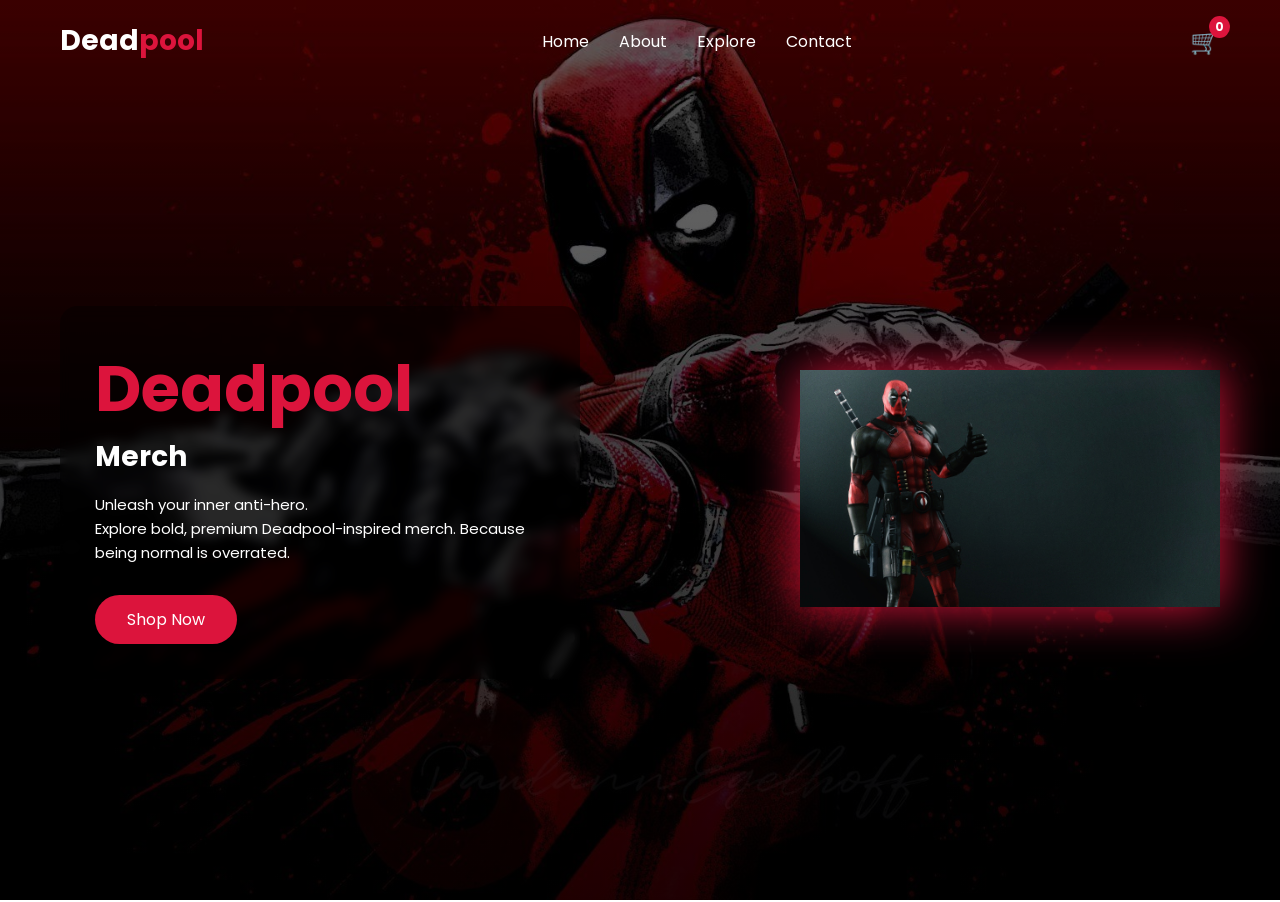
<file: DEADPOOL MERCH/index.html>
<!DOCTYPE html>
<html lang="en">

<head>
    <meta charset="UTF-8">
    <meta name="viewport" content="width=device-width, initial-scale=1.0">
    <title>Deadpool | Merch</title>
    <link rel="stylesheet" href="site.css">
</head>

<body>

    <header>
        <a href="index.html" class="logo">Dead<span>pool</span></a>
        <div class="menu" id="menu">&#9776;</div>
        <ul class="nav" id="nav">
            <li><a href="index.html" class="active">Home</a></li>
            <li><a href="about.html">About</a></li>
            <li><a href="explore.html">Explore</a></li>
            <li><a href="contact.html">Contact</a></li>
        </ul>
        <a href="cart.html" class="cart-icon">
            🛒 <span class="cart-count" id="cartCount">0</span>
        </a>
    </header>

    <section class="hero">
        <div class="content">
            <h2>Deadpool</h2>
            <h3>Merch</h3>
            <p>
                Unleash your inner anti-hero.<br>
                Explore bold, premium Deadpool-inspired merch.
                Because being normal is overrated.
            </p>
            <a href="explore.html" class="btn">Shop Now</a>
        </div>

        <div class="image">
            <img src="deadpool-img.jpg" alt="Deadpool">
        </div>
    </section>

    <script src="site.js"></script>
</body>

</html>
</file>
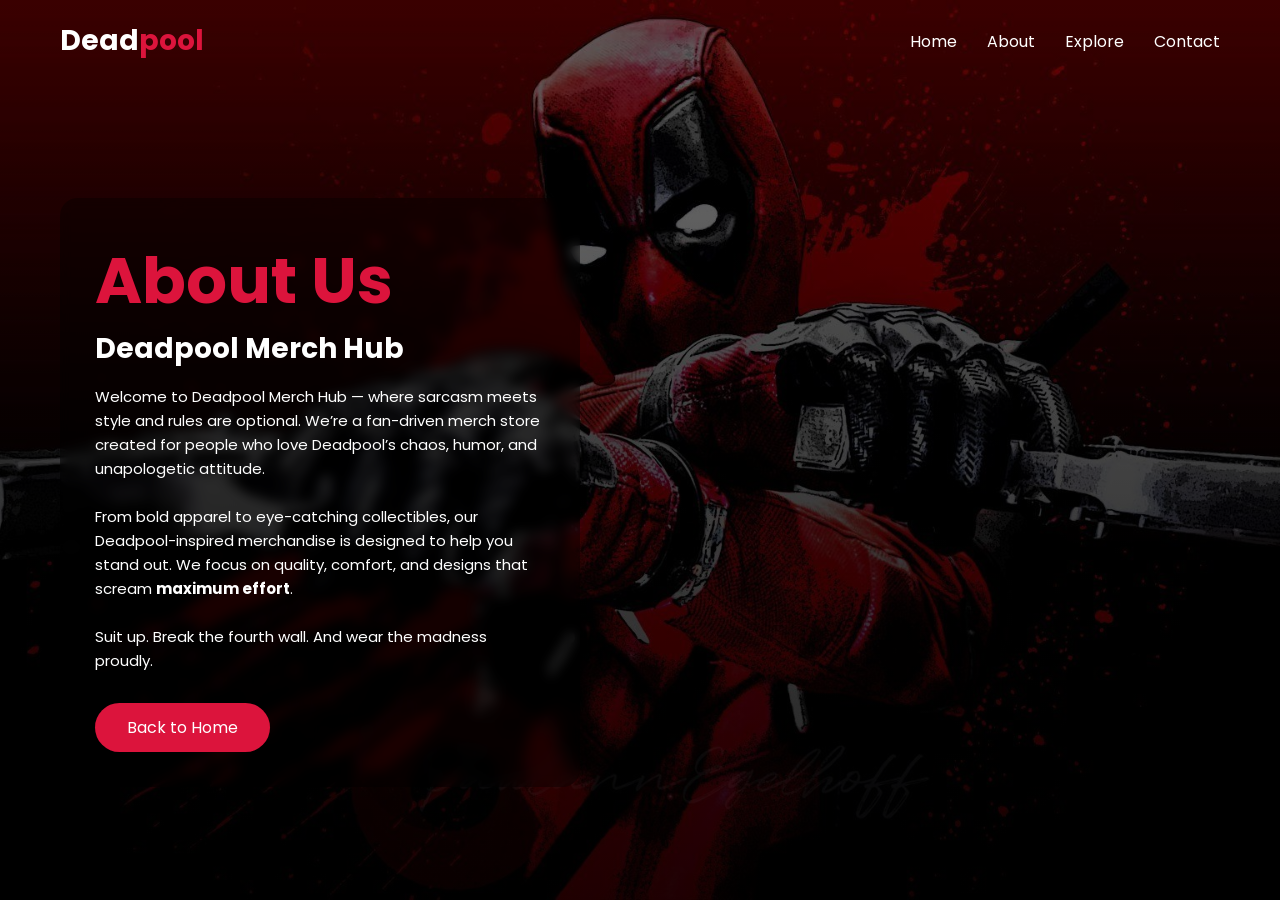
<file: DEADPOOL MERCH/about.html>
<!DOCTYPE html>
<html lang="en">
<head>
    <meta charset="UTF-8">
    <meta name="viewport" content="width=device-width, initial-scale=1.0">
    <title>About | Deadpool Merch</title>
    <link rel="stylesheet" href="site.css">
</head>
<body>

<header>
    <a href="index.html" class="logo">Dead<span>pool</span></a>
    <div class="menu" id="menu">&#9776;</div>
    <ul class="nav" id="nav">
        <li><a href="index.html">Home</a></li>
        <li><a href="about.html" class="active">About</a></li>
        <li><a href="explore.html" class="active">Explore</a></li>
        <li><a href="contact.html" class="active">Contact</a></li>
    </ul>
</header>

<section class="hero">
    <div class="content">
        <h2>About Us</h2>
        <h3>Deadpool Merch Hub</h3>
        <p>
            Welcome to Deadpool Merch Hub — where sarcasm meets style and rules are optional.
            We’re a fan-driven merch store created for people who love Deadpool’s chaos,
            humor, and unapologetic attitude.
            <br><br>
            From bold apparel to eye-catching collectibles, our Deadpool-inspired
            merchandise is designed to help you stand out. We focus on quality,
            comfort, and designs that scream <b>maximum effort</b>.
            <br><br>
            Suit up. Break the fourth wall. And wear the madness proudly.
        </p>

        <a href="index.html" class="btn">Back to Home</a>
    </div>
</section>

<script src="site.js"></script>
</body>
</html>
</file>
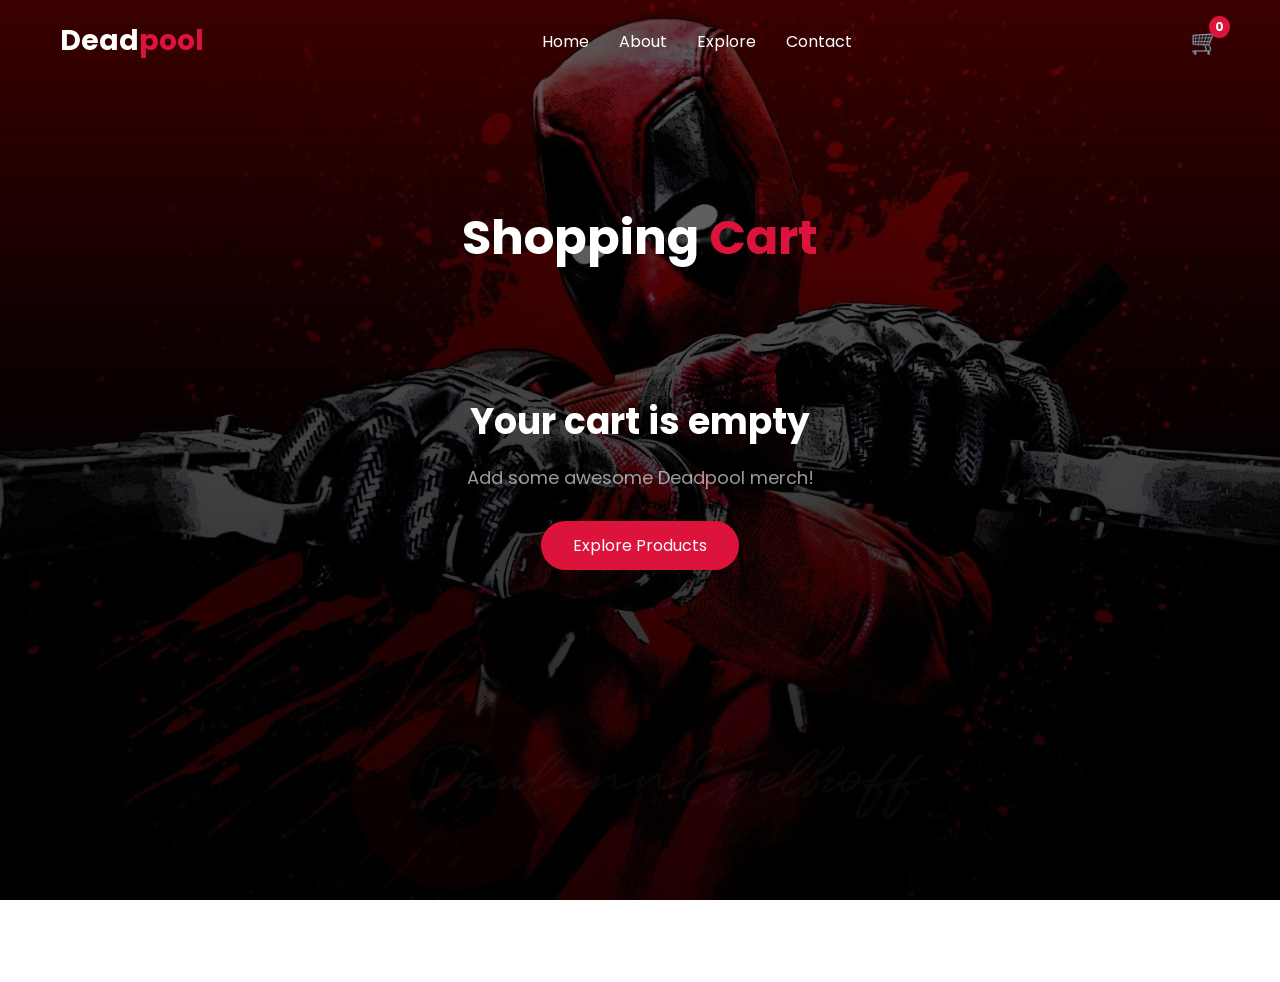
<file: DEADPOOL MERCH/cart.html>
<!DOCTYPE html>
<html lang="en">

<head>
    <meta charset="UTF-8">
    <meta name="viewport" content="width=device-width, initial-scale=1.0">
    <title>Shopping Cart | Deadpool</title>
    <link rel="stylesheet" href="site.css">
</head>

<body>

    <header>
        <a href="index.html" class="logo">Dead<span>pool</span></a>
        <div class="menu" id="menu">&#9776;</div>
        <ul class="nav" id="nav">
            <li><a href="index.html">Home</a></li>
            <li><a href="about.html">About</a></li>
            <li><a href="explore.html">Explore</a></li>
            <li><a href="contact.html">Contact</a></li>
        </ul>
        <a href="cart.html" class="cart-icon">
            🛒 <span class="cart-count" id="cartCount">0</span>
        </a>
    </header>

    <section class="cart-section">
        <div class="cart-container">
            <h1>Shopping <span>Cart</span></h1>

            <div class="cart-content" id="cartContent">
                <!-- Cart items will be inserted here -->
            </div>

            <div class="cart-summary" id="cartSummary">
                <!-- Summary will be inserted here -->
            </div>
        </div>
    </section>

    <script src="site.js"></script>
    <script>
        // Load and display cart
        function displayCart() {
            const cart = JSON.parse(localStorage.getItem('deadpoolCart')) || [];
            const cartContent = document.getElementById('cartContent');
            const cartSummary = document.getElementById('cartSummary');

            if (cart.length === 0) {
                cartContent.innerHTML = `
            <div class="empty-cart">
                <h2>Your cart is empty</h2>
                <p>Add some awesome Deadpool merch!</p>
                <a href="explore.html" class="btn">Explore Products</a>
            </div>
        `;
                cartSummary.innerHTML = '';
                return;
            }

            // Display cart items
            let cartHTML = '<div class="cart-items">';
            cart.forEach((item, index) => {
                cartHTML += `
            <div class="cart-item">
                <img src="${item.image}" alt="${item.name}">
                <div class="item-details">
                    <h3>${item.name}</h3>
                    <p class="item-price">$${item.price.toFixed(2)}</p>
                </div>
                <div class="item-quantity">
                    <button onclick="updateQuantity(${index}, -1)" class="qty-btn">-</button>
                    <span class="qty">${item.quantity}</span>
                    <button onclick="updateQuantity(${index}, 1)" class="qty-btn">+</button>
                </div>
                <div class="item-total">$${(item.price * item.quantity).toFixed(2)}</div>
                <button onclick="removeItem(${index})" class="remove-btn">✕</button>
            </div>
        `;
            });
            cartHTML += '</div>';
            cartContent.innerHTML = cartHTML;

            // Calculate totals
            const subtotal = cart.reduce((sum, item) => sum + (item.price * item.quantity), 0);
            const tax = subtotal * 0.1; // 10% tax
            const total = subtotal + tax;

            // Display summary
            cartSummary.innerHTML = `
        <div class="summary-card">
            <h2>Order Summary</h2>
            <div class="summary-line">
                <span>Subtotal:</span>
                <span>$${subtotal.toFixed(2)}</span>
            </div>
            <div class="summary-line">
                <span>Tax (10%):</span>
                <span>$${tax.toFixed(2)}</span>
            </div>
            <div class="summary-line total">
                <span>Total:</span>
                <span>$${total.toFixed(2)}</span>
            </div>
            <button class="btn checkout-btn" onclick="checkout()">Proceed to Checkout</button>
            <a href="explore.html" class="btn btn-outline">Continue Shopping</a>
        </div>
    `;
        }

        function updateQuantity(index, change) {
            let cart = JSON.parse(localStorage.getItem('deadpoolCart')) || [];
            cart[index].quantity += change;

            if (cart[index].quantity <= 0) {
                cart.splice(index, 1);
            }

            localStorage.setItem('deadpoolCart', JSON.stringify(cart));
            displayCart();
            updateCartCount();
        }

        function removeItem(index) {
            let cart = JSON.parse(localStorage.getItem('deadpoolCart')) || [];
            cart.splice(index, 1);
            localStorage.setItem('deadpoolCart', JSON.stringify(cart));
            displayCart();
            updateCartCount();
        }

        function checkout() {
            alert('Checkout functionality coming soon! Maximum effort! 💀');
        }

        // Display cart on page load
        displayCart();
    </script>
</body>

</html>
</file>
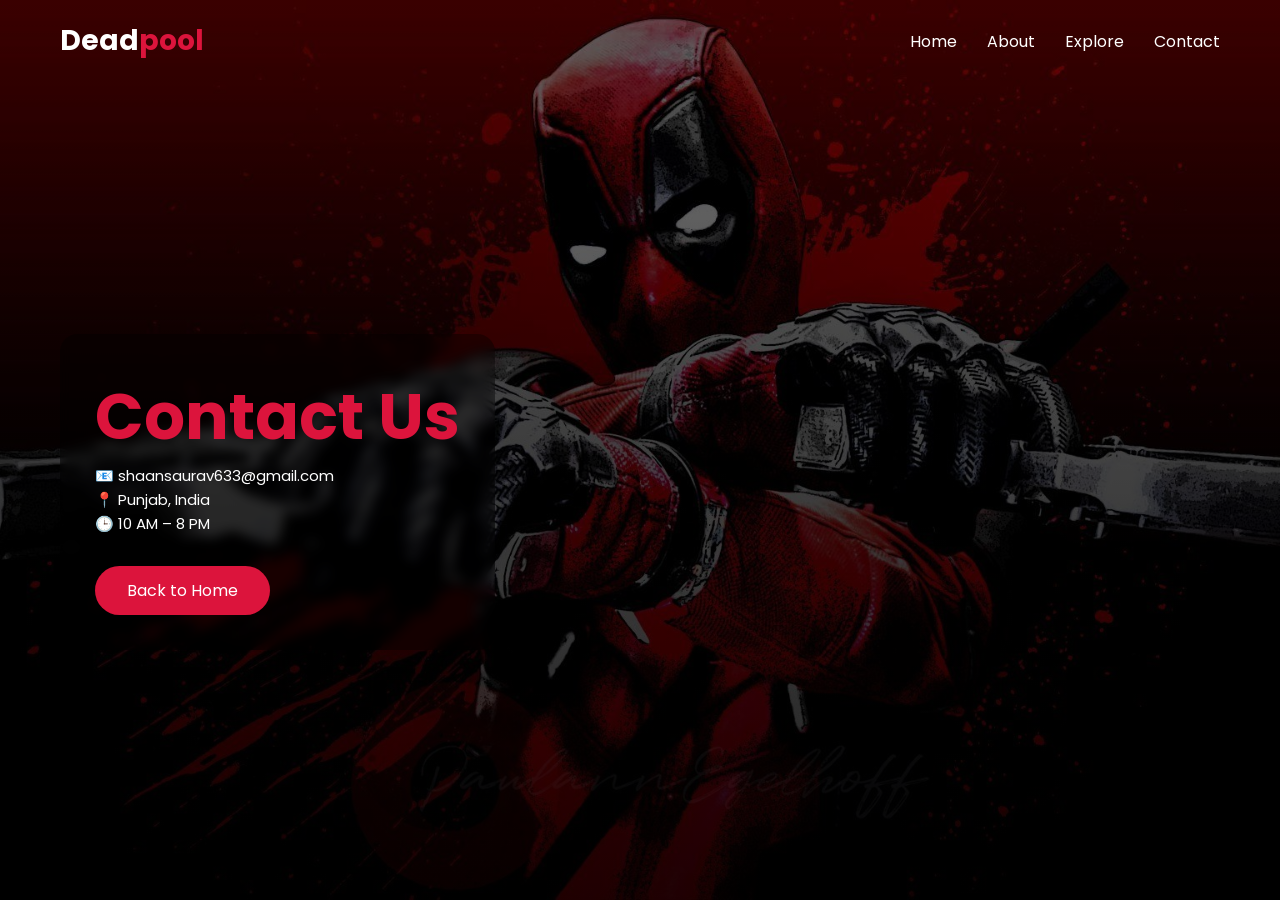
<file: DEADPOOL MERCH/contact.html>
<!DOCTYPE html>
<html lang="en">
<head>
    <meta charset="UTF-8">
    <meta name="viewport" content="width=device-width, initial-scale=1.0">
    <title>Contact | Deadpool Merch</title>
    <link rel="stylesheet" href="site.css">
</head>
<body>

<header>
    <a href="index.html" class="logo">Dead<span>pool</span></a>
    <div class="menu" id="menu">&#9776;</div>
    <ul class="nav" id="nav">
        <li><a href="index.html">Home</a></li>
        <li><a href="about.html">About</a></li>
        <li><a href="explore.html">Explore</a></li>
        <li><a href="contact.html" class="active">Contact</a></li>
    </ul>
</header>

<section class="hero">
    <div class="content">
        <h2>Contact Us</h2>
        <p>
            📧 shaansaurav633@gmail.com<br>
            📍 Punjab, India<br>
            🕒 10 AM – 8 PM
        </p>
        <a href="index.html" class="btn">Back to Home</a>
    </div>
</section>

<script src="site.js"></script>
</body>
</html>
</file>
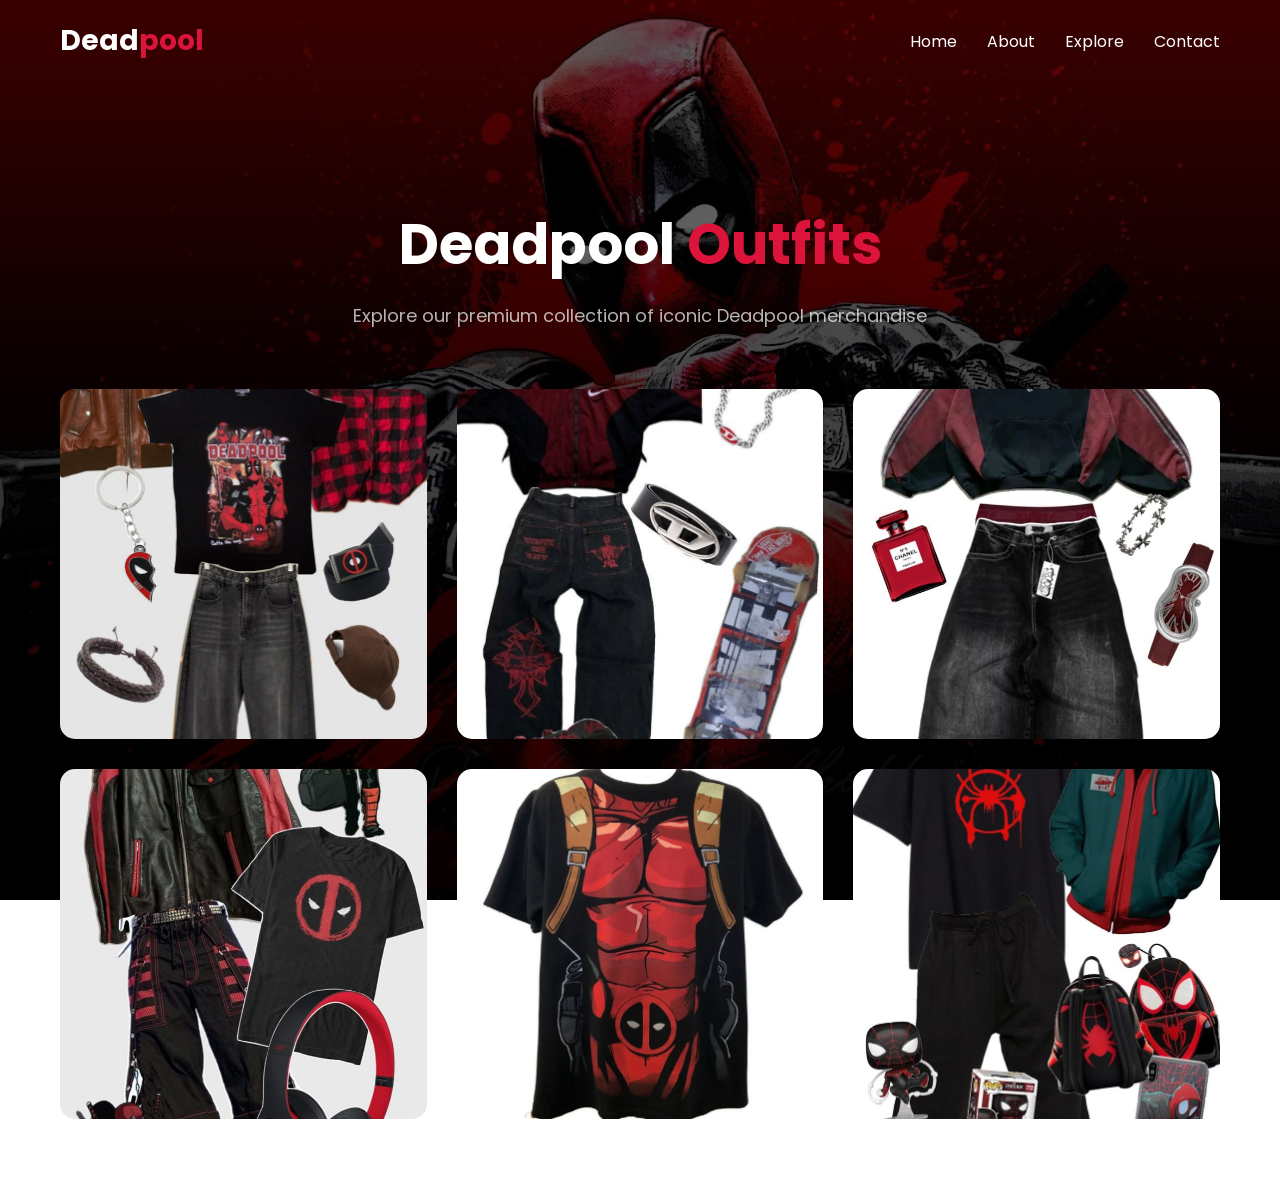
<file: DEADPOOL MERCH/explore.html>
<!DOCTYPE html>
<html lang="en">

<head>
    <meta charset="UTF-8">
    <meta name="viewport" content="width=device-width, initial-scale=1.0">
    <title>Explore Outfits | Deadpool</title>
    <link rel="stylesheet" href="site.css">
</head>

<body>

    <header>
        <a href="index.html" class="logo">Dead<span>pool</span></a>
        <div class="menu" id="menu">&#9776;</div>
        <ul class="nav" id="nav">
            <li><a href="index.html">Home</a></li>
            <li><a href="about.html">About</a></li>
            <li><a href="explore.html" class="active">Explore</a></li>
            <li><a href="contact.html">Contact</a></li>
        </ul>
    </header>

    <section class="explore-section">
        <div class="explore-header">
            <h1>Deadpool <span>Outfits</span></h1>
            <p>Explore our premium collection of iconic Deadpool merchandise</p>
        </div>

        <div class="gallery">
            <div class="gallery-item">
                <div class="gallery-card">
                    <img src="outfit1.jpg" alt="Deadpool Outfit 1">
                    <div class="overlay">
                        <h3>Classic Red</h3>
                        <p>The iconic Deadpool suit</p>
                        <div class="price">$89.99</div>
                        <a href="outfit1-detail.html" class="btn-small">View Details</a>
                    </div>
                </div>
            </div>

            <div class="gallery-item">
                <div class="gallery-card">
                    <img src="outfit2.jpg" alt="Deadpool Outfit 2">
                    <div class="overlay">
                        <h3>Mercenary Style</h3>
                        <p>Ready for action</p>
                        <div class="price">$79.99</div>
                        <a href="outfit2-detail.html" class="btn-small">View Details</a>
                    </div>
                </div>
            </div>

            <div class="gallery-item">
                <div class="gallery-card">
                    <img src="outfit3.jpg" alt="Deadpool Outfit 3">
                    <div class="overlay">
                        <h3>Tactical Gear</h3>
                        <p>Combat ready</p>
                        <div class="price">$94.99</div>
                        <a href="outfit3-detail.html" class="btn-small">View Details</a>
                    </div>
                </div>
            </div>

            <div class="gallery-item">
                <div class="gallery-card">
                    <img src="outfit4.jpg" alt="Deadpool Outfit 4">
                    <div class="overlay">
                        <h3>Premium Edition</h3>
                        <p>Exclusive design</p>
                        <div class="price">$119.99</div>
                        <a href="outfit4-detail.html" class="btn-small">View Details</a>
                    </div>
                </div>
            </div>

            <div class="gallery-item">
                <div class="gallery-card">
                    <img src="outfit5.jpg" alt="Deadpool Outfit 5">
                    <div class="overlay">
                        <h3>Urban Collection</h3>
                        <p>Street-ready style</p>
                        <div class="price">$74.99</div>
                        <a href="outfit5-detail.html" class="btn-small">View Details</a>
                    </div>
                </div>
            </div>

            <div class="gallery-item">
                <div class="gallery-card">
                    <img src="outfit6.jpg" alt="Deadpool Outfit 6">
                    <div class="overlay">
                        <h3>Limited Series</h3>
                        <p>Collector's edition</p>
                        <div class="price">$129.99</div>
                        <a href="outfit6-detail.html" class="btn-small">View Details</a>
                    </div>
                </div>
            </div>
        </div>
    </section>

    <script src="site.js"></script>
</body>

</html>
</file>
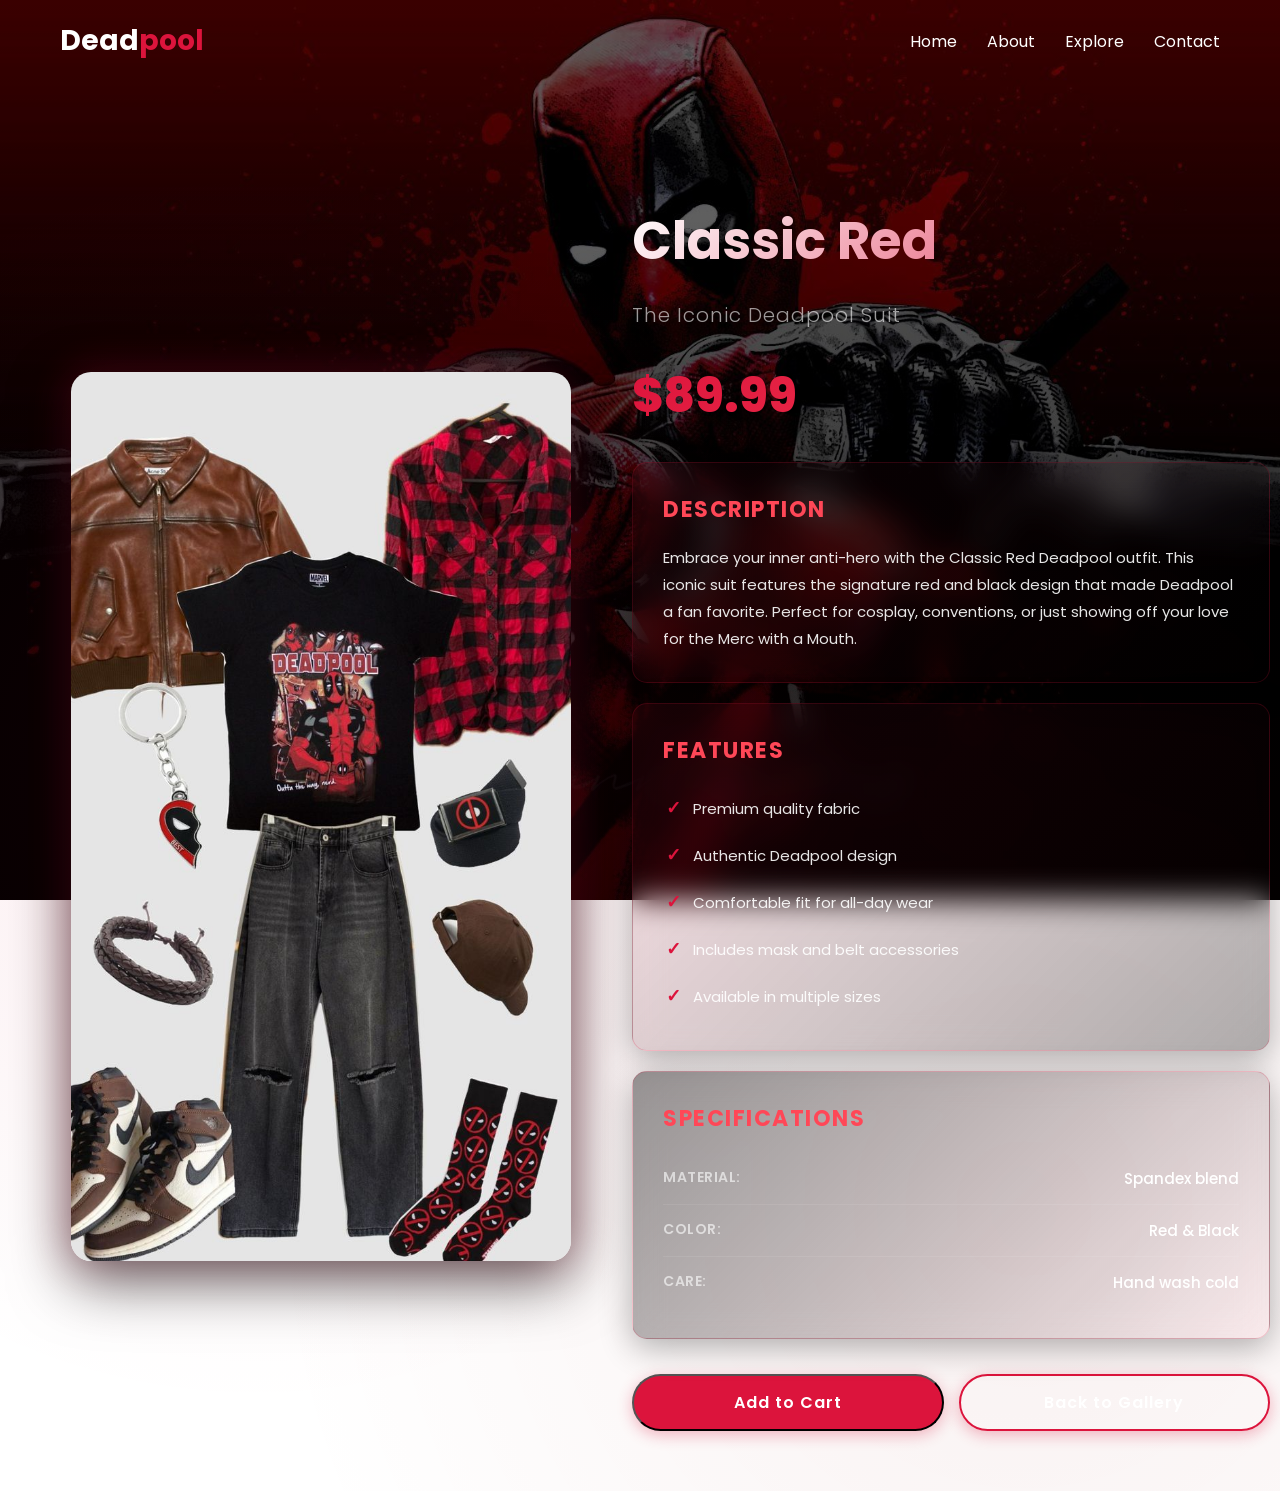
<file: DEADPOOL MERCH/outfit1-detail.html>
<!DOCTYPE html>
<html lang="en">

<head>
    <meta charset="UTF-8">
    <meta name="viewport" content="width=device-width, initial-scale=1.0">
    <title>Classic Red - Deadpool Outfit</title>
    <link rel="stylesheet" href="site.css">
</head>

<body>

    <header>
        <a href="index.html" class="logo">Dead<span>pool</span></a>
        <div class="menu" id="menu">&#9776;</div>
        <ul class="nav" id="nav">
            <li><a href="index.html">Home</a></li>
            <li><a href="about.html">About</a></li>
            <li><a href="explore.html">Explore</a></li>
            <li><a href="contact.html">Contact</a></li>
        </ul>
    </header>

    <section class="detail-section">
        <div class="detail-container">
            <div class="detail-image">
                <img src="outfit1.jpg" alt="Classic Red Deadpool Outfit">
            </div>

            <div class="detail-info">
                <h1>Classic Red</h1>
                <p class="detail-subtitle">The Iconic Deadpool Suit</p>
                <div class="detail-price">$89.99</div>

                <div class="detail-description">
                    <h3>Description</h3>
                    <p>Embrace your inner anti-hero with the Classic Red Deadpool outfit. This iconic suit features the
                        signature red and black design that made Deadpool a fan favorite. Perfect for cosplay,
                        conventions, or just showing off your love for the Merc with a Mouth.</p>
                </div>

                <div class="detail-features">
                    <h3>Features</h3>
                    <ul>
                        <li>Premium quality fabric</li>
                        <li>Authentic Deadpool design</li>
                        <li>Comfortable fit for all-day wear</li>
                        <li>Includes mask and belt accessories</li>
                        <li>Available in multiple sizes</li>
                    </ul>
                </div>

                <div class="detail-specs">
                    <h3>Specifications</h3>
                    <div class="spec-item">
                        <span class="spec-label">Material:</span>
                        <span class="spec-value">Spandex blend</span>
                    </div>
                    <div class="spec-item">
                        <span class="spec-label">Color:</span>
                        <span class="spec-value">Red & Black</span>
                    </div>
                    <div class="spec-item">
                        <span class="spec-label">Care:</span>
                        <span class="spec-value">Hand wash cold</span>
                    </div>
                </div>

                <div class="detail-actions">
                    <button class="btn add-to-cart-btn" data-id="1" data-name="Classic Red" data-price="89.99"
                        data-image="outfit1.jpg" onclick="addToCart(this)">Add to Cart</button>
                    <a href="explore.html" class="btn btn-outline">Back to Gallery</a>
                </div>
            </div>
        </div>
    </section>

    <script src="site.js"></script>
</body>

</html>
</file>
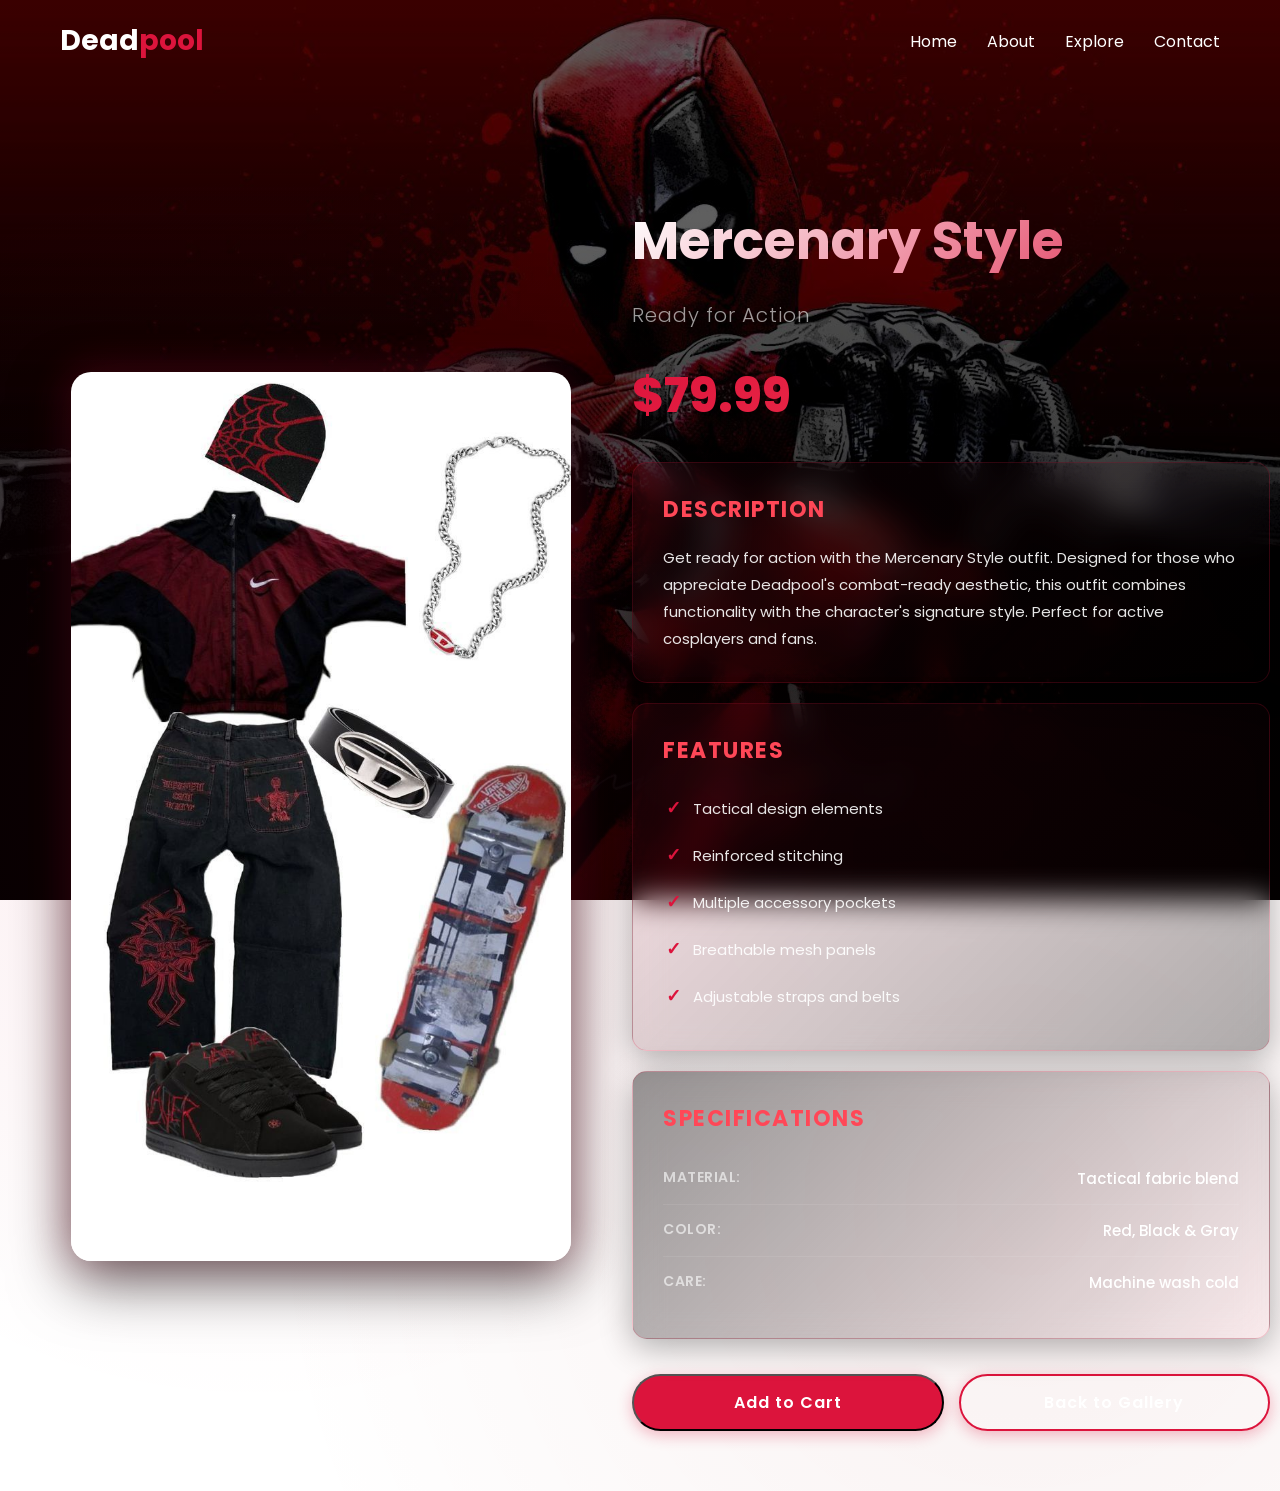
<file: DEADPOOL MERCH/outfit2-detail.html>
<!DOCTYPE html>
<html lang="en">

<head>
    <meta charset="UTF-8">
    <meta name="viewport" content="width=device-width, initial-scale=1.0">
    <title>Mercenary Style - Deadpool Outfit</title>
    <link rel="stylesheet" href="site.css">
</head>

<body>

    <header>
        <a href="index.html" class="logo">Dead<span>pool</span></a>
        <div class="menu" id="menu">&#9776;</div>
        <ul class="nav" id="nav">
            <li><a href="index.html">Home</a></li>
            <li><a href="about.html">About</a></li>
            <li><a href="explore.html">Explore</a></li>
            <li><a href="contact.html">Contact</a></li>
        </ul>
    </header>

    <section class="detail-section">
        <div class="detail-container">
            <div class="detail-image">
                <img src="outfit2.jpg" alt="Mercenary Style Deadpool Outfit">
            </div>

            <div class="detail-info">
                <h1>Mercenary Style</h1>
                <p class="detail-subtitle">Ready for Action</p>
                <div class="detail-price">$79.99</div>

                <div class="detail-description">
                    <h3>Description</h3>
                    <p>Get ready for action with the Mercenary Style outfit. Designed for those who appreciate
                        Deadpool's combat-ready aesthetic, this outfit combines functionality with the character's
                        signature style. Perfect for active cosplayers and fans.</p>
                </div>

                <div class="detail-features">
                    <h3>Features</h3>
                    <ul>
                        <li>Tactical design elements</li>
                        <li>Reinforced stitching</li>
                        <li>Multiple accessory pockets</li>
                        <li>Breathable mesh panels</li>
                        <li>Adjustable straps and belts</li>
                    </ul>
                </div>

                <div class="detail-specs">
                    <h3>Specifications</h3>
                    <div class="spec-item">
                        <span class="spec-label">Material:</span>
                        <span class="spec-value">Tactical fabric blend</span>
                    </div>
                    <div class="spec-item">
                        <span class="spec-label">Color:</span>
                        <span class="spec-value">Red, Black & Gray</span>
                    </div>
                    <div class="spec-item">
                        <span class="spec-label">Care:</span>
                        <span class="spec-value">Machine wash cold</span>
                    </div>
                </div>

                <div class="detail-actions">
                    <button class="btn add-to-cart-btn" data-id="2" data-name="Mercenary Style" data-price="79.99"
                        data-image="outfit2.jpg" onclick="addToCart(this)">Add to Cart</button>
                    <a href="explore.html" class="btn btn-outline">Back to Gallery</a>
                </div>
            </div>
        </div>
    </section>

    <script src="site.js"></script>
</body>

</html>
</file>
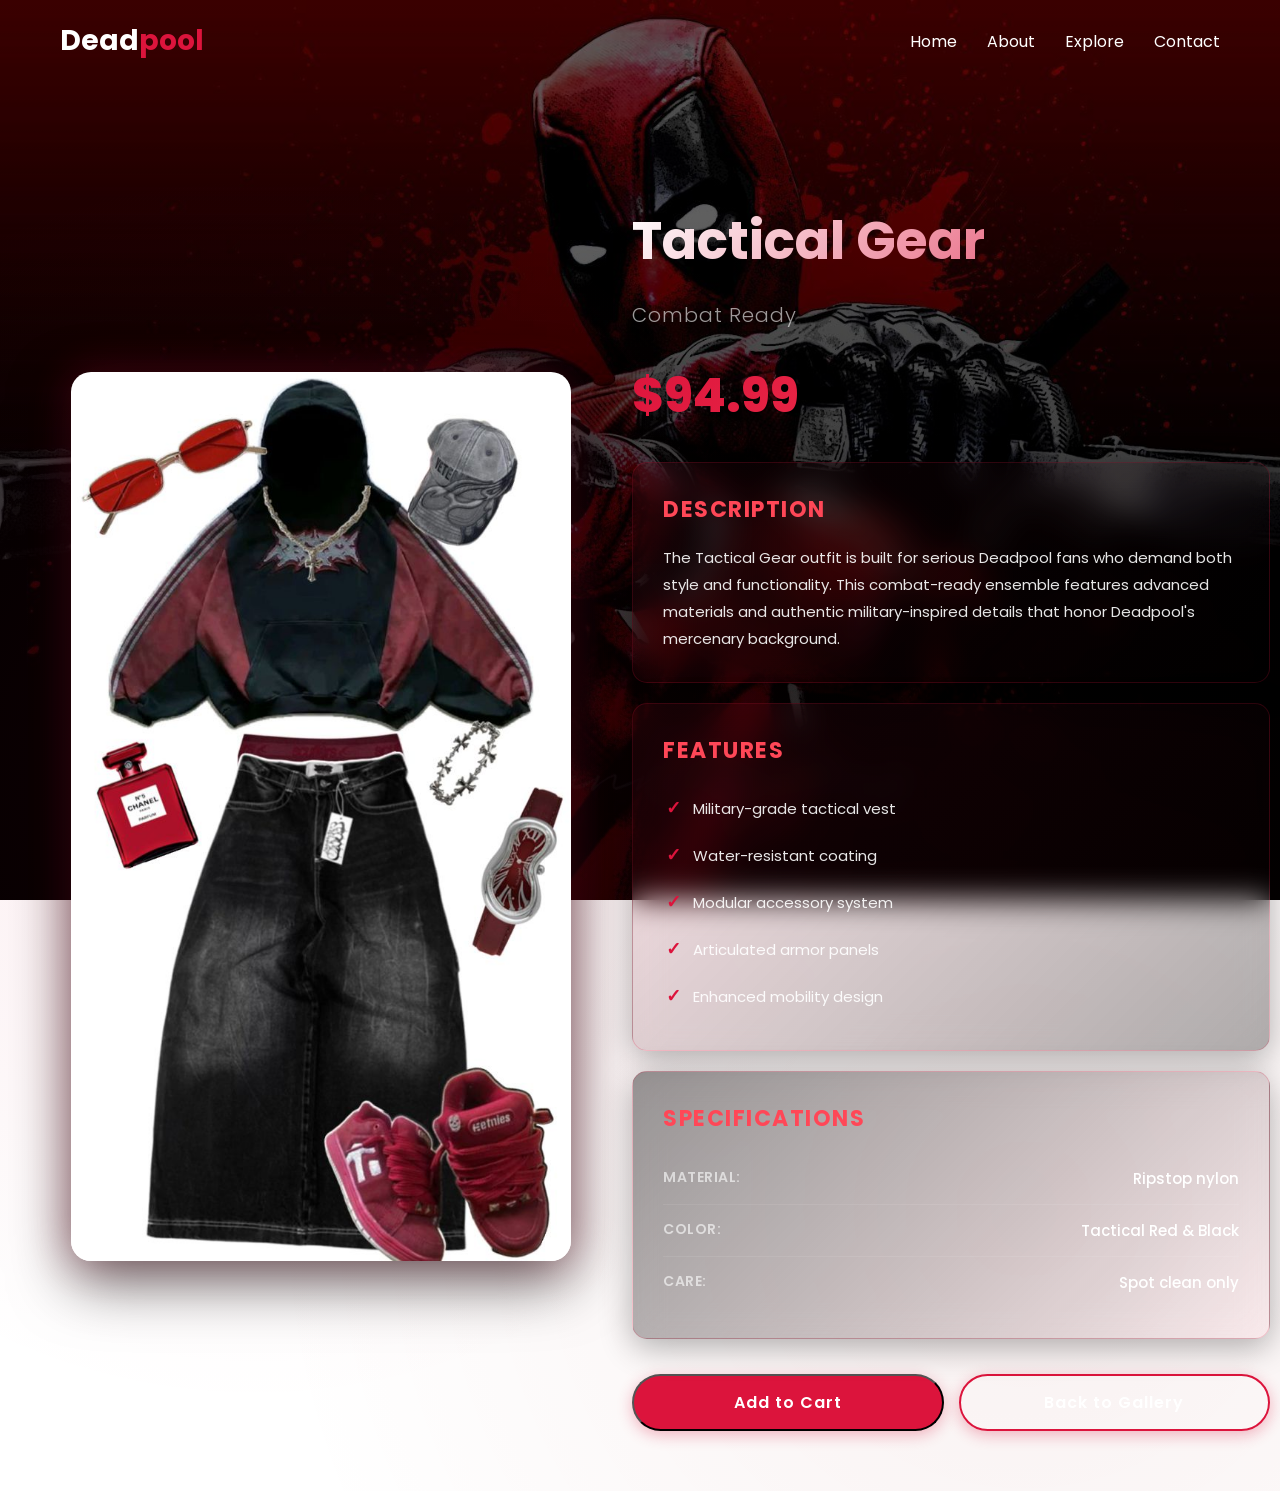
<file: DEADPOOL MERCH/outfit3-detail.html>
<!DOCTYPE html>
<html lang="en">

<head>
    <meta charset="UTF-8">
    <meta name="viewport" content="width=device-width, initial-scale=1.0">
    <title>Tactical Gear - Deadpool Outfit</title>
    <link rel="stylesheet" href="site.css">
</head>

<body>

    <header>
        <a href="index.html" class="logo">Dead<span>pool</span></a>
        <div class="menu" id="menu">&#9776;</div>
        <ul class="nav" id="nav">
            <li><a href="index.html">Home</a></li>
            <li><a href="about.html">About</a></li>
            <li><a href="explore.html">Explore</a></li>
            <li><a href="contact.html">Contact</a></li>
        </ul>
    </header>

    <section class="detail-section">
        <div class="detail-container">
            <div class="detail-image">
                <img src="outfit3.jpg" alt="Tactical Gear Deadpool Outfit">
            </div>

            <div class="detail-info">
                <h1>Tactical Gear</h1>
                <p class="detail-subtitle">Combat Ready</p>
                <div class="detail-price">$94.99</div>

                <div class="detail-description">
                    <h3>Description</h3>
                    <p>The Tactical Gear outfit is built for serious Deadpool fans who demand both style and
                        functionality. This combat-ready ensemble features advanced materials and authentic
                        military-inspired details that honor Deadpool's mercenary background.</p>
                </div>

                <div class="detail-features">
                    <h3>Features</h3>
                    <ul>
                        <li>Military-grade tactical vest</li>
                        <li>Water-resistant coating</li>
                        <li>Modular accessory system</li>
                        <li>Articulated armor panels</li>
                        <li>Enhanced mobility design</li>
                    </ul>
                </div>

                <div class="detail-specs">
                    <h3>Specifications</h3>
                    <div class="spec-item">
                        <span class="spec-label">Material:</span>
                        <span class="spec-value">Ripstop nylon</span>
                    </div>
                    <div class="spec-item">
                        <span class="spec-label">Color:</span>
                        <span class="spec-value">Tactical Red & Black</span>
                    </div>
                    <div class="spec-item">
                        <span class="spec-label">Care:</span>
                        <span class="spec-value">Spot clean only</span>
                    </div>
                </div>

                <div class="detail-actions">
                    <button class="btn add-to-cart-btn" data-id="3" data-name="Tactical Gear" data-price="94.99"
                        data-image="outfit3.jpg" onclick="addToCart(this)">Add to Cart</button>
                    <a href="explore.html" class="btn btn-outline">Back to Gallery</a>
                </div>
            </div>
        </div>
    </section>

    <script src="site.js"></script>
</body>

</html>
</file>
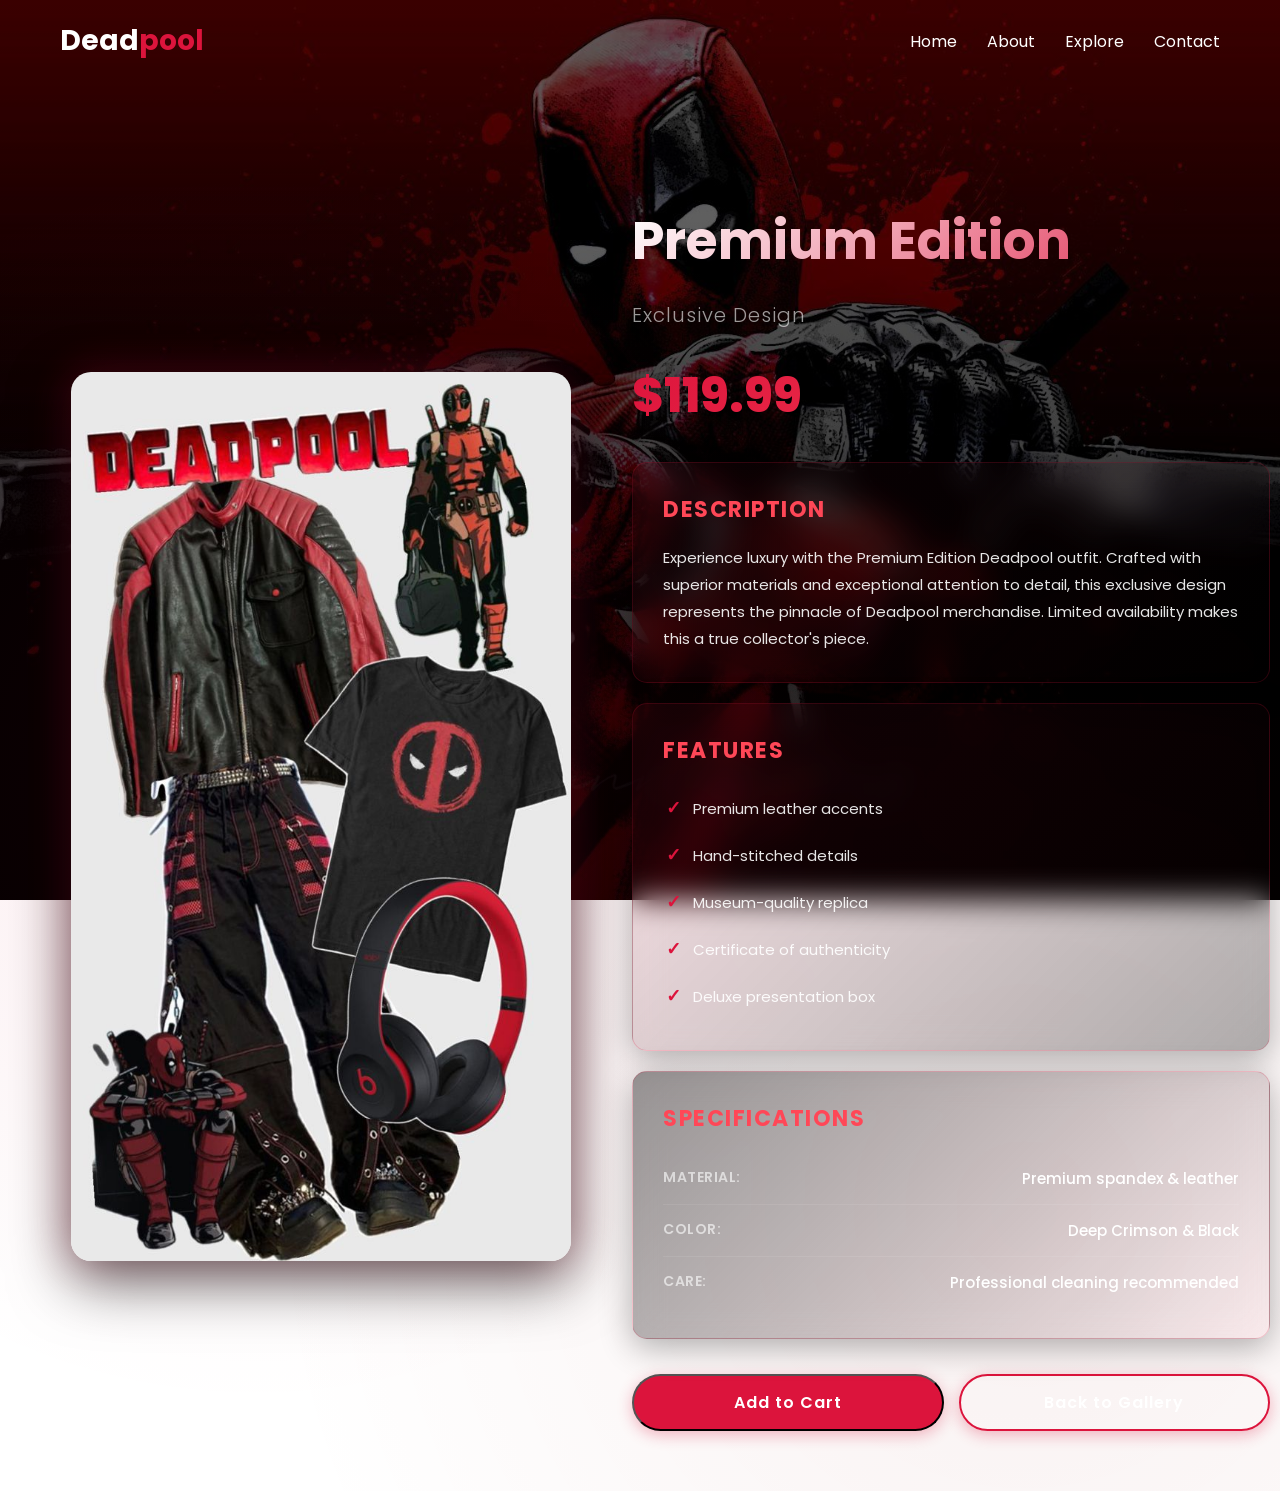
<file: DEADPOOL MERCH/outfit4-detail.html>
<!DOCTYPE html>
<html lang="en">

<head>
    <meta charset="UTF-8">
    <meta name="viewport" content="width=device-width, initial-scale=1.0">
    <title>Premium Edition - Deadpool Outfit</title>
    <link rel="stylesheet" href="site.css">
</head>

<body>

    <header>
        <a href="index.html" class="logo">Dead<span>pool</span></a>
        <div class="menu" id="menu">&#9776;</div>
        <ul class="nav" id="nav">
            <li><a href="index.html">Home</a></li>
            <li><a href="about.html">About</a></li>
            <li><a href="explore.html">Explore</a></li>
            <li><a href="contact.html">Contact</a></li>
        </ul>
    </header>

    <section class="detail-section">
        <div class="detail-container">
            <div class="detail-image">
                <img src="outfit4.jpg" alt="Premium Edition Deadpool Outfit">
            </div>

            <div class="detail-info">
                <h1>Premium Edition</h1>
                <p class="detail-subtitle">Exclusive Design</p>
                <div class="detail-price">$119.99</div>

                <div class="detail-description">
                    <h3>Description</h3>
                    <p>Experience luxury with the Premium Edition Deadpool outfit. Crafted with superior materials and
                        exceptional attention to detail, this exclusive design represents the pinnacle of Deadpool
                        merchandise. Limited availability makes this a true collector's piece.</p>
                </div>

                <div class="detail-features">
                    <h3>Features</h3>
                    <ul>
                        <li>Premium leather accents</li>
                        <li>Hand-stitched details</li>
                        <li>Museum-quality replica</li>
                        <li>Certificate of authenticity</li>
                        <li>Deluxe presentation box</li>
                    </ul>
                </div>

                <div class="detail-specs">
                    <h3>Specifications</h3>
                    <div class="spec-item">
                        <span class="spec-label">Material:</span>
                        <span class="spec-value">Premium spandex & leather</span>
                    </div>
                    <div class="spec-item">
                        <span class="spec-label">Color:</span>
                        <span class="spec-value">Deep Crimson & Black</span>
                    </div>
                    <div class="spec-item">
                        <span class="spec-label">Care:</span>
                        <span class="spec-value">Professional cleaning recommended</span>
                    </div>
                </div>

                <div class="detail-actions">
                    <button class="btn add-to-cart-btn" data-id="4" data-name="Premium Edition" data-price="119.99"
                        data-image="outfit4.jpg" onclick="addToCart(this)">Add to Cart</button>
                    <a href="explore.html" class="btn btn-outline">Back to Gallery</a>
                </div>
            </div>
        </div>
    </section>

    <script src="site.js"></script>
</body>

</html>
</file>
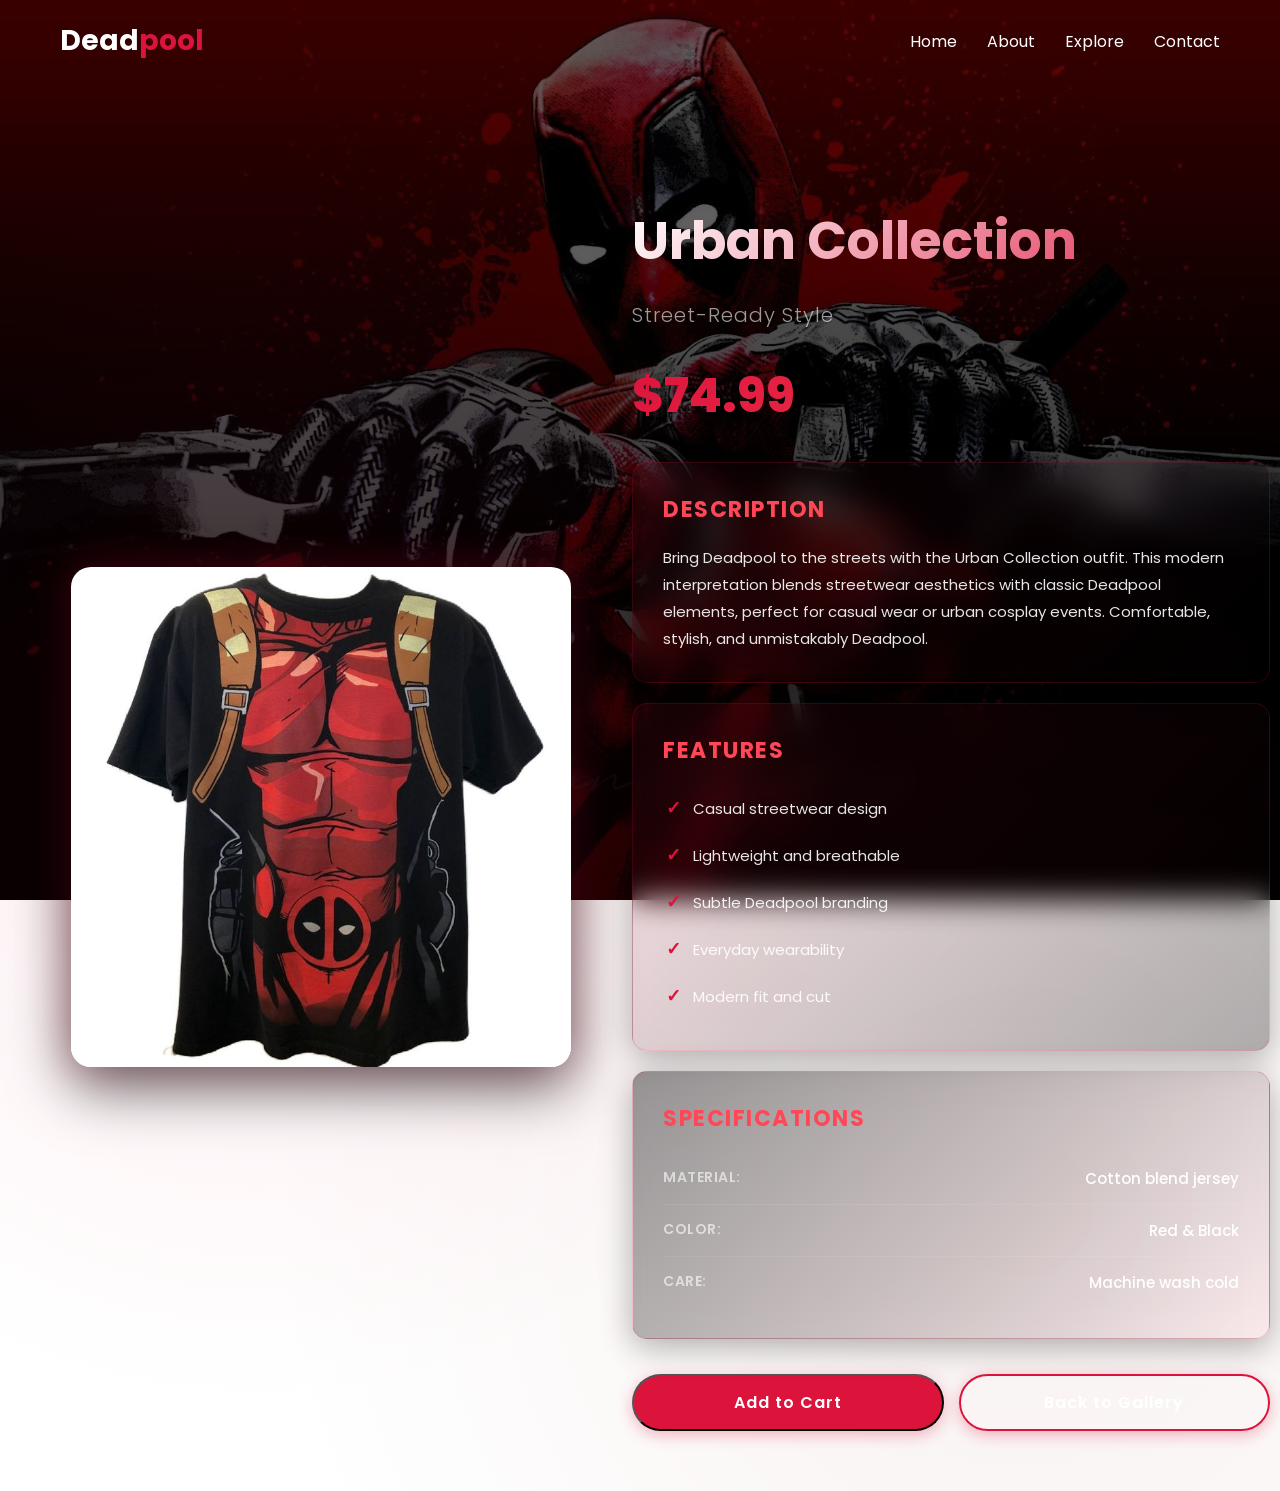
<file: DEADPOOL MERCH/outfit5-detail.html>
<!DOCTYPE html>
<html lang="en">

<head>
    <meta charset="UTF-8">
    <meta name="viewport" content="width=device-width, initial-scale=1.0">
    <title>Urban Collection - Deadpool Outfit</title>
    <link rel="stylesheet" href="site.css">
</head>

<body>

    <header>
        <a href="index.html" class="logo">Dead<span>pool</span></a>
        <div class="menu" id="menu">&#9776;</div>
        <ul class="nav" id="nav">
            <li><a href="index.html">Home</a></li>
            <li><a href="about.html">About</a></li>
            <li><a href="explore.html">Explore</a></li>
            <li><a href="contact.html">Contact</a></li>
        </ul>
    </header>

    <section class="detail-section">
        <div class="detail-container">
            <div class="detail-image">
                <img src="outfit5.jpg" alt="Urban Collection Deadpool Outfit">
            </div>

            <div class="detail-info">
                <h1>Urban Collection</h1>
                <p class="detail-subtitle">Street-Ready Style</p>
                <div class="detail-price">$74.99</div>

                <div class="detail-description">
                    <h3>Description</h3>
                    <p>Bring Deadpool to the streets with the Urban Collection outfit. This modern interpretation blends
                        streetwear aesthetics with classic Deadpool elements, perfect for casual wear or urban cosplay
                        events. Comfortable, stylish, and unmistakably Deadpool.</p>
                </div>

                <div class="detail-features">
                    <h3>Features</h3>
                    <ul>
                        <li>Casual streetwear design</li>
                        <li>Lightweight and breathable</li>
                        <li>Subtle Deadpool branding</li>
                        <li>Everyday wearability</li>
                        <li>Modern fit and cut</li>
                    </ul>
                </div>

                <div class="detail-specs">
                    <h3>Specifications</h3>
                    <div class="spec-item">
                        <span class="spec-label">Material:</span>
                        <span class="spec-value">Cotton blend jersey</span>
                    </div>
                    <div class="spec-item">
                        <span class="spec-label">Color:</span>
                        <span class="spec-value">Red & Black</span>
                    </div>
                    <div class="spec-item">
                        <span class="spec-label">Care:</span>
                        <span class="spec-value">Machine wash cold</span>
                    </div>
                </div>

                <div class="detail-actions">
                    <button class="btn add-to-cart-btn" data-id="5" data-name="Urban Collection" data-price="74.99"
                        data-image="outfit5.jpg" onclick="addToCart(this)">Add to Cart</button>
                    <a href="explore.html" class="btn btn-outline">Back to Gallery</a>
                </div>
            </div>
        </div>
    </section>

    <script src="site.js"></script>
</body>

</html>
</file>
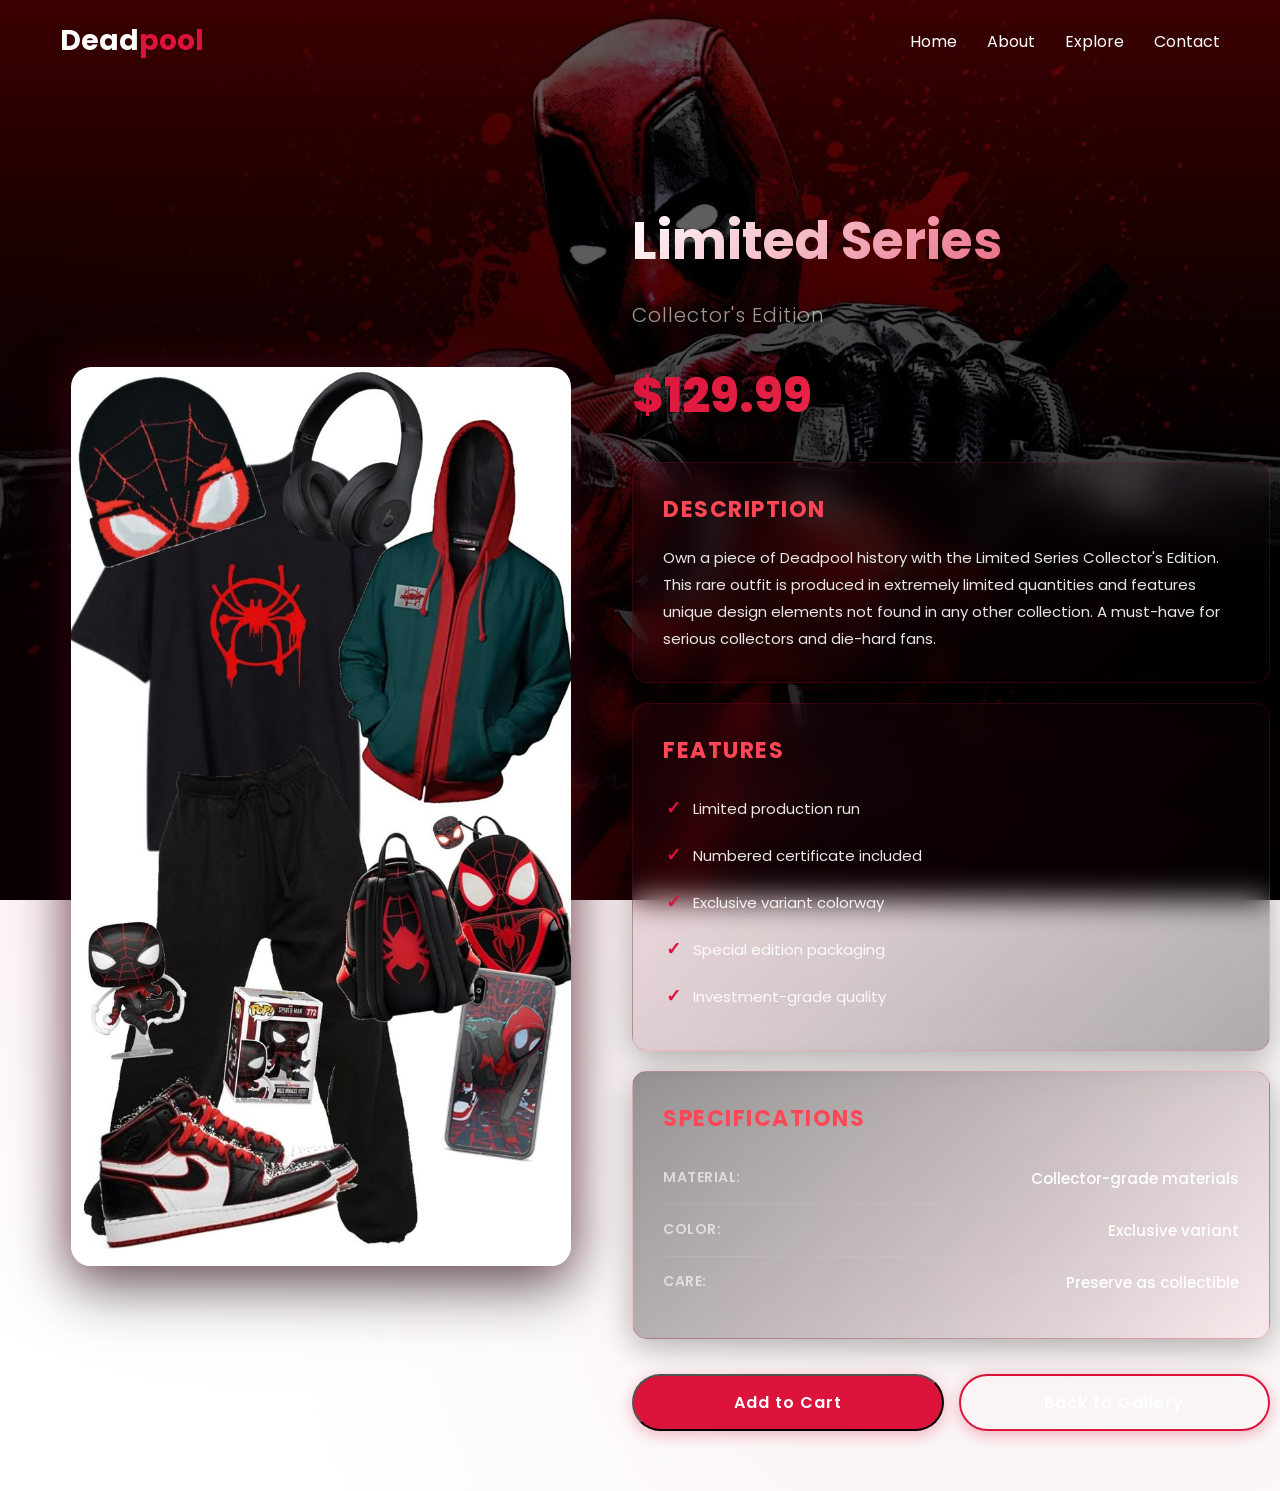
<file: DEADPOOL MERCH/outfit6-detail.html>
<!DOCTYPE html>
<html lang="en">

<head>
    <meta charset="UTF-8">
    <meta name="viewport" content="width=device-width, initial-scale=1.0">
    <title>Limited Series - Deadpool Outfit</title>
    <link rel="stylesheet" href="site.css">
</head>

<body>

    <header>
        <a href="index.html" class="logo">Dead<span>pool</span></a>
        <div class="menu" id="menu">&#9776;</div>
        <ul class="nav" id="nav">
            <li><a href="index.html">Home</a></li>
            <li><a href="about.html">About</a></li>
            <li><a href="explore.html">Explore</a></li>
            <li><a href="contact.html">Contact</a></li>
        </ul>
    </header>

    <section class="detail-section">
        <div class="detail-container">
            <div class="detail-image">
                <img src="outfit6.jpg" alt="Limited Series Deadpool Outfit">
            </div>

            <div class="detail-info">
                <h1>Limited Series</h1>
                <p class="detail-subtitle">Collector's Edition</p>
                <div class="detail-price">$129.99</div>

                <div class="detail-description">
                    <h3>Description</h3>
                    <p>Own a piece of Deadpool history with the Limited Series Collector's Edition. This rare outfit is
                        produced in extremely limited quantities and features unique design elements not found in any
                        other collection. A must-have for serious collectors and die-hard fans.</p>
                </div>

                <div class="detail-features">
                    <h3>Features</h3>
                    <ul>
                        <li>Limited production run</li>
                        <li>Numbered certificate included</li>
                        <li>Exclusive variant colorway</li>
                        <li>Special edition packaging</li>
                        <li>Investment-grade quality</li>
                    </ul>
                </div>

                <div class="detail-specs">
                    <h3>Specifications</h3>
                    <div class="spec-item">
                        <span class="spec-label">Material:</span>
                        <span class="spec-value">Collector-grade materials</span>
                    </div>
                    <div class="spec-item">
                        <span class="spec-label">Color:</span>
                        <span class="spec-value">Exclusive variant</span>
                    </div>
                    <div class="spec-item">
                        <span class="spec-label">Care:</span>
                        <span class="spec-value">Preserve as collectible</span>
                    </div>
                </div>

                <div class="detail-actions">
                    <button class="btn add-to-cart-btn" data-id="6" data-name="Limited Series" data-price="129.99"
                        data-image="outfit6.jpg" onclick="addToCart(this)">Add to Cart</button>
                    <a href="explore.html" class="btn btn-outline">Back to Gallery</a>
                </div>
            </div>
        </div>
    </section>

    <script src="site.js"></script>
</body>

</html>
</file>
<file: DEADPOOL MERCH/site.css>
@import url('https://fonts.googleapis.com/css2?family=Poppins:wght@300;400;600;700&display=swap');

* {
    margin: 0;
    padding: 0;
    box-sizing: border-box;
    font-family: 'Poppins', sans-serif;
}


body {
    min-height: 100vh;
    background:
        linear-gradient(rgba(0, 0, 0, 0.55), rgba(0, 0, 0, 0.85)),
        url("./background.jpg");
    background-size: cover;
    background-position: center;
    background-repeat: no-repeat;
    background-attachment: fixed;
    color: #fff;
}

.nav {
    z-index: 1000;
}



header {
    width: 100%;
    padding: 20px 60px;
    display: flex;
    justify-content: space-between;
    align-items: center;
}

.logo {
    font-size: 28px;
    font-weight: 700;
    color: #fff;
    text-decoration: none;
}

.logo span {
    color: crimson;
}

.nav {
    display: flex;
    gap: 30px;
}

.nav li {
    list-style: none;
}

.nav li a {
    text-decoration: none;
    color: #fff;
    transition: 0.3s;
}

.nav li a:hover {
    color: crimson;
}

.cart-icon {
    position: relative;
    font-size: 24px;
    text-decoration: none;
    color: #fff;
    display: flex;
    align-items: center;
    gap: 5px;
    transition: transform 0.3s ease;
}

.cart-icon:hover {
    transform: scale(1.1);
}

.cart-count {
    position: absolute;
    top: -8px;
    right: -10px;
    background: crimson;
    color: #fff;
    font-size: 12px;
    font-weight: 700;
    padding: 2px 6px;
    border-radius: 50%;
    min-width: 18px;
    text-align: center;
    transition: transform 0.2s ease;
}

.menu {
    display: none;
    font-size: 30px;
    cursor: pointer;
}


.hero {
    display: flex;
    justify-content: space-between;
    align-items: center;
    padding: 60px;
    min-height: calc(100vh - 80px);
}


.content {
    max-width: 520px;
    animation: slideLeft 1.2s ease;
    background: rgba(0, 0, 0, 0.35);
    backdrop-filter: blur(6px);
    padding: 35px;
    border-radius: 18px;
}

.content h2 {
    font-size: 64px;
    color: crimson;
}

.content h3 {
    font-size: 28px;
    margin-bottom: 15px;
}

.content p {
    font-size: 15px;
    line-height: 1.6;
    margin-bottom: 30px;
}

.btn {
    display: inline-block;
    padding: 12px 32px;
    background: crimson;
    color: #fff;
    text-decoration: none;
    border-radius: 30px;
    transition: 0.3s;
}

.btn:hover {
    background: #fff;
    color: crimson;
}


.image {
    animation: slideRight 1.2s ease;
}

.image img {
    width: 420px;
    filter: drop-shadow(0 0 25px crimson);
}


@keyframes slideLeft {
    from {
        opacity: 0;
        transform: translateX(-80px);
    }

    to {
        opacity: 1;
        transform: translateX(0);
    }
}

@keyframes slideRight {
    from {
        opacity: 0;
        transform: translateX(80px);
    }

    to {
        opacity: 1;
        transform: translateX(0);
    }
}


/* ===== EXPLORE PAGE GALLERY ===== */
.explore-section {
    min-height: 100vh;
    padding: 120px 60px 60px;
}

.explore-header {
    text-align: center;
    margin-bottom: 60px;
    animation: slideDown 1s ease;
}

.explore-header h1 {
    font-size: 56px;
    margin-bottom: 15px;
}

.explore-header h1 span {
    color: crimson;
}

.explore-header p {
    font-size: 18px;
    color: rgba(255, 255, 255, 0.7);
}

.gallery {
    display: grid;
    grid-template-columns: repeat(auto-fit, minmax(300px, 1fr));
    gap: 30px;
    max-width: 1200px;
    margin: 0 auto;
}

.gallery-item {
    animation: fadeInUp 0.8s ease forwards;
    opacity: 0;
}

.gallery-item:nth-child(1) {
    animation-delay: 0.1s;
}

.gallery-item:nth-child(2) {
    animation-delay: 0.2s;
}

.gallery-item:nth-child(3) {
    animation-delay: 0.3s;
}

.gallery-item:nth-child(4) {
    animation-delay: 0.4s;
}

.gallery-item:nth-child(5) {
    animation-delay: 0.5s;
}

.gallery-item:nth-child(6) {
    animation-delay: 0.6s;
}

.gallery-card {
    position: relative;
    border-radius: 15px;
    overflow: hidden;
    cursor: pointer;
    transition: transform 0.3s ease;
    background: rgba(0, 0, 0, 0.3);
    backdrop-filter: blur(10px);
}

.gallery-card:hover {
    transform: translateY(-10px);
}

.gallery-card img {
    width: 100%;
    height: 350px;
    object-fit: cover;
    display: block;
    transition: transform 0.5s ease;
}

.gallery-card:hover img {
    transform: scale(1.1);
}

.overlay {
    position: absolute;
    bottom: 0;
    left: 0;
    right: 0;
    background: linear-gradient(to top, rgba(0, 0, 0, 0.95), transparent);
    padding: 30px 25px 25px;
    transform: translateY(100%);
    transition: transform 0.4s ease;
}

.gallery-card:hover .overlay {
    transform: translateY(0);
}

.overlay h3 {
    font-size: 24px;
    margin-bottom: 8px;
    color: crimson;
}

.overlay p {
    font-size: 14px;
    color: rgba(255, 255, 255, 0.8);
    margin-bottom: 10px;
}

.price {
    font-size: 22px;
    font-weight: 700;
    color: crimson;
    margin-bottom: 12px;
}

.btn-small {
    display: inline-block;
    padding: 8px 20px;
    background: crimson;
    color: #fff;
    text-decoration: none;
    border-radius: 20px;
    font-size: 14px;
    transition: 0.3s;
}

.btn-small:hover {
    background: #fff;
    color: crimson;
}

@keyframes fadeInUp {
    from {
        opacity: 0;
        transform: translateY(30px);
    }

    to {
        opacity: 1;
        transform: translateY(0);
    }
}

@keyframes slideDown {
    from {
        opacity: 0;
        transform: translateY(-30px);
    }

    to {
        opacity: 1;
        transform: translateY(0);
    }
}


/* ===== DETAIL PAGE STYLES ===== */
.detail-section {
    min-height: 100vh;
    padding: 120px 60px 60px;
    background:
        radial-gradient(circle at 20% 50%, rgba(220, 20, 60, 0.08) 0%, transparent 50%),
        radial-gradient(circle at 80% 80%, rgba(139, 0, 0, 0.06) 0%, transparent 50%);
}

.detail-container {
    display: grid;
    grid-template-columns: 45% 55%;
    gap: 50px;
    max-width: 1300px;
    margin: 0 auto;
    animation: fadeInUp 0.8s ease;
}

.detail-image {
    position: relative;
    display: flex;
    align-items: center;
    justify-content: center;
}

.detail-image img {
    width: 100%;
    max-width: 500px;
    border-radius: 20px;
    box-shadow:
        0 20px 60px rgba(0, 0, 0, 0.6),
        0 0 40px rgba(220, 20, 60, 0.3);
    transition: transform 0.3s ease;
}

.detail-image img:hover {
    transform: scale(1.02);
}

.detail-info {
    display: flex;
    flex-direction: column;
    gap: 20px;
}

.detail-info h1 {
    font-size: 52px;
    font-weight: 700;
    margin-bottom: 5px;
    background: linear-gradient(135deg, #fff 0%, crimson 100%);
    -webkit-background-clip: text;
    -webkit-text-fill-color: transparent;
    background-clip: text;
}

.detail-subtitle {
    font-size: 20px;
    color: rgba(255, 255, 255, 0.6);
    margin-top: -5px;
    font-weight: 300;
    letter-spacing: 1px;
}

.detail-price {
    font-size: 48px;
    font-weight: 800;
    background: linear-gradient(135deg, crimson, #ff4757);
    -webkit-background-clip: text;
    -webkit-text-fill-color: transparent;
    background-clip: text;
    margin: 10px 0;
}

.detail-description,
.detail-features,
.detail-specs {
    background: linear-gradient(135deg, rgba(220, 20, 60, 0.05), rgba(0, 0, 0, 0.3));
    backdrop-filter: blur(15px);
    padding: 30px;
    border-radius: 15px;
    border: 1px solid rgba(220, 20, 60, 0.2);
    box-shadow: 0 8px 32px rgba(0, 0, 0, 0.3);
    transition: transform 0.2s ease, border-color 0.2s ease;
}

.detail-description:hover,
.detail-features:hover,
.detail-specs:hover {
    transform: translateX(5px);
    border-color: rgba(220, 20, 60, 0.4);
}

.detail-description h3,
.detail-features h3,
.detail-specs h3 {
    font-size: 22px;
    font-weight: 700;
    color: #ff4757;
    margin-bottom: 18px;
    text-transform: uppercase;
    letter-spacing: 1.5px;
}

.detail-description p {
    line-height: 1.8;
    color: rgba(255, 255, 255, 0.9);
    font-size: 15px;
}

.detail-features {
    background: linear-gradient(135deg, rgba(220, 20, 60, 0.08), rgba(0, 0, 0, 0.3));
}

.detail-features ul {
    list-style: none;
}

.detail-features li {
    padding: 12px 0;
    padding-left: 30px;
    position: relative;
    color: rgba(255, 255, 255, 0.9);
    font-size: 15px;
    transition: color 0.2s ease;
}

.detail-features li:hover {
    color: #fff;
}

.detail-features li::before {
    content: '✓';
    position: absolute;
    left: 0;
    color: crimson;
    font-weight: bold;
    font-size: 18px;
    width: 20px;
    height: 20px;
    display: flex;
    align-items: center;
    justify-content: center;
}

.detail-specs {
    background: linear-gradient(135deg, rgba(0, 0, 0, 0.4), rgba(220, 20, 60, 0.05));
}

.spec-item {
    display: flex;
    justify-content: space-between;
    padding: 14px 0;
    border-bottom: 1px solid rgba(255, 255, 255, 0.08);
}

.spec-item:last-child {
    border-bottom: none;
}

.spec-label {
    font-weight: 600;
    color: rgba(255, 255, 255, 0.6);
    font-size: 14px;
    text-transform: uppercase;
    letter-spacing: 0.5px;
}

.spec-value {
    color: #fff;
    font-weight: 500;
    font-size: 15px;
}

.detail-actions {
    display: flex;
    gap: 15px;
    margin-top: 15px;
}

.detail-actions .btn {
    flex: 1;
    text-align: center;
    padding: 14px 30px;
    font-size: 16px;
    font-weight: 600;
    letter-spacing: 1px;
    box-shadow: 0 4px 15px rgba(220, 20, 60, 0.3);
}

.detail-actions .btn:hover {
    box-shadow: 0 6px 25px rgba(220, 20, 60, 0.5);
}

.btn-outline {
    background: transparent;
    border: 2px solid crimson;
    box-shadow: none;
}

.btn-outline:hover {
    background: crimson;
    color: #fff;
    box-shadow: 0 4px 15px rgba(220, 20, 60, 0.4);
}


/* ===== CART PAGE STYLES ===== */
.cart-section {
    min-height: 100vh;
    padding: 120px 60px 60px;
}

.cart-container {
    max-width: 1200px;
    margin: 0 auto;
}

.cart-container h1 {
    font-size: 48px;
    margin-bottom: 40px;
    text-align: center;
}

.cart-container h1 span {
    color: crimson;
}

.cart-content {
    margin-bottom: 40px;
}

.cart-items {
    display: flex;
    flex-direction: column;
    gap: 20px;
}

.cart-item {
    display: grid;
    grid-template-columns: 100px 1fr auto auto auto;
    gap: 20px;
    align-items: center;
    background: rgba(0, 0, 0, 0.3);
    backdrop-filter: blur(10px);
    padding: 20px;
    border-radius: 12px;
    border: 1px solid rgba(220, 20, 60, 0.2);
    transition: transform 0.2s ease;
}

.cart-item:hover {
    transform: translateX(5px);
    border-color: rgba(220, 20, 60, 0.4);
}

.cart-item img {
    width: 100px;
    height: 100px;
    object-fit: cover;
    border-radius: 8px;
}

.item-details h3 {
    font-size: 20px;
    margin-bottom: 5px;
}

.item-price {
    color: crimson;
    font-weight: 600;
    font-size: 16px;
}

.item-quantity {
    display: flex;
    align-items: center;
    gap: 15px;
    background: rgba(0, 0, 0, 0.4);
    padding: 8px 15px;
    border-radius: 25px;
}

.qty-btn {
    background: crimson;
    color: #fff;
    border: none;
    width: 28px;
    height: 28px;
    border-radius: 50%;
    cursor: pointer;
    font-size: 18px;
    font-weight: bold;
    transition: background 0.3s ease;
}

.qty-btn:hover {
    background: #ff4757;
}

.qty {
    font-weight: 600;
    min-width: 20px;
    text-align: center;
}

.item-total {
    font-size: 20px;
    font-weight: 700;
    color: crimson;
    min-width: 80px;
    text-align: right;
}

.remove-btn {
    background: rgba(255, 0, 0, 0.2);
    color: #fff;
    border: 1px solid rgba(255, 0, 0, 0.4);
    width: 35px;
    height: 35px;
    border-radius: 50%;
    cursor: pointer;
    font-size: 18px;
    transition: all 0.3s ease;
}

.remove-btn:hover {
    background: crimson;
    border-color: crimson;
}

.cart-summary {
    display: flex;
    justify-content: flex-end;
}

.summary-card {
    background: linear-gradient(135deg, rgba(220, 20, 60, 0.05), rgba(0, 0, 0, 0.4));
    backdrop-filter: blur(15px);
    padding: 30px;
    border-radius: 15px;
    border: 1px solid rgba(220, 20, 60, 0.3);
    min-width: 350px;
}

.summary-card h2 {
    font-size: 24px;
    margin-bottom: 20px;
    color: crimson;
}

.summary-line {
    display: flex;
    justify-content: space-between;
    padding: 12px 0;
    border-bottom: 1px solid rgba(255, 255, 255, 0.1);
    font-size: 16px;
}

.summary-line.total {
    border-bottom: none;
    font-size: 24px;
    font-weight: 700;
    color: crimson;
    margin-top: 10px;
    padding-top: 20px;
    border-top: 2px solid rgba(220, 20, 60, 0.3);
}

.checkout-btn {
    width: 100%;
    margin-top: 25px;
    margin-bottom: 10px;
}

.summary-card .btn-outline {
    width: 100%;
    text-align: center;
}

.empty-cart {
    text-align: center;
    padding: 80px 20px;
}

.empty-cart h2 {
    font-size: 36px;
    margin-bottom: 15px;
}

.empty-cart p {
    font-size: 18px;
    color: rgba(255, 255, 255, 0.6);
    margin-bottom: 30px;
}


@media (max-width: 900px) {
    .hero {
        flex-direction: column;
        text-align: center;
        padding: 40px;
    }

    .image img {
        width: 300px;
        margin-top: 40px;
    }

    .explore-section {
        padding: 100px 40px 40px;
    }

    .gallery {
        gap: 20px;
    }

    .explore-header h1 {
        font-size: 42px;
    }

    .detail-container {
        grid-template-columns: 1fr;
        gap: 40px;
        padding: 0 20px;
    }

    .detail-info h1 {
        font-size: 36px;
    }

    .detail-price {
        font-size: 32px;
    }
}

@media (max-width: 768px) {
    header {
        padding: 20px 30px;
    }

    .menu {
        display: block;
    }

    .nav {
        position: absolute;
        top: 70px;
        right: -100%;
        flex-direction: column;
        background: rgba(0, 0, 0, 0.9);
        width: 200px;
        padding: 20px;
        transition: 0.3s;
        border-radius: 12px;
    }

    .nav.active {
        right: 30px;
    }

    .explore-section {
        padding: 100px 30px 30px;
    }

    .gallery {
        grid-template-columns: 1fr;
        gap: 20px;
    }

    .explore-header h1 {
        font-size: 36px;
    }

    .gallery-card img {
        height: 300px;
    }

    .detail-section {
        padding: 100px 30px 30px;
    }

    .detail-actions {
        flex-direction: column;
    }

    .detail-actions .btn {
        width: 100%;
        text-align: center;
    }

    .cart-section {
        padding: 100px 30px 30px;
    }

    .cart-item {
        grid-template-columns: 1fr;
        text-align: center;
    }

    .cart-item img {
        margin: 0 auto;
    }

    .item-quantity {
        justify-content: center;
    }

    .item-total {
        text-align: center;
    }

    .summary-card {
        min-width: 100%;
    }

    .cart-icon {
        margin-left: auto;
    }
}
</file>
